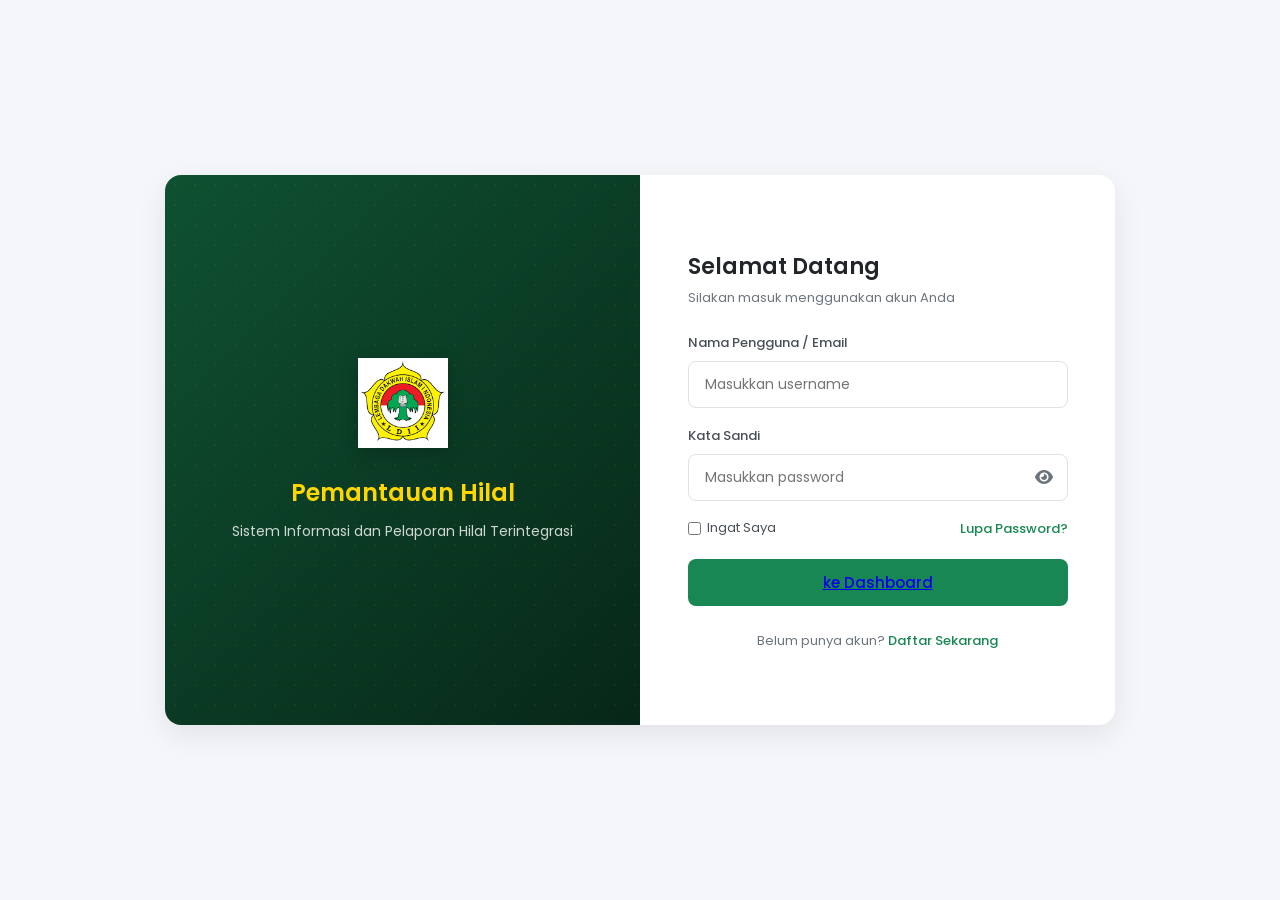
<file: index.html>
<!DOCTYPE html>
<html lang="id">
<head>
    <meta charset="UTF-8">
    <meta name="viewport" content="width=device-width, initial-scale=1.0">
    <title>Login - Pemantauan Hilal LDII</title>
    <link rel="stylesheet" href="style.css">
    <link href="https://fonts.googleapis.com/css2?family=Poppins:wght@300;400;500;600&display=swap" rel="stylesheet">
    <link rel="stylesheet" href="https://cdnjs.cloudflare.com/ajax/libs/font-awesome/6.0.0/css/all.min.css">
</head>
<body>

    <div class="login-container">
        <div class="login-branding">
            <div class="branding-content">
                <img src="ldii.png" alt="Logo LDII" class="logo"> <h2>Pemantauan Hilal</h2>
                <p>Sistem Informasi dan Pelaporan Hilal Terintegrasi</p>
            </div>
        </div>

        <div class="login-form-section">
            <div class="form-box">
                <div class="form-header">
                    <h3>Selamat Datang</h3>
                    <p>Silakan masuk menggunakan akun Anda</p>
                </div>

                <form id="loginForm">
                    <div class="input-group">
                        <label for="username">Nama Pengguna / Email</label>
                        <input type="text" id="username" placeholder="Masukkan username" required>
                    </div>

                    <div class="input-group">
                        <label for="password">Kata Sandi</label>
                        <div class="password-wrapper">
                            <input type="password" id="password" placeholder="Masukkan password" required>
                            <i class="fas fa-eye toggle-password" id="togglePassword"></i>
                        </div>
                    </div>

                    <div class="form-actions">
                        <label class="remember-me">
                            <input type="checkbox"> Ingat Saya
                        </label>
                        <a href="#" class="forgot-password">Lupa Password?</a>
                    </div>

                    <a href="dashboard.html"><button type="submit" class="btn-login"> ke Dashboard</a></button>
                </form>

                <div class="form-footer">
                    <p>Belum punya akun? <a href="daftar.html">Daftar Sekarang</a></p>
                </div>
            </div>
        </div>
    </div>

    <script src="script.js"></script>
</body>
</html>
</file>
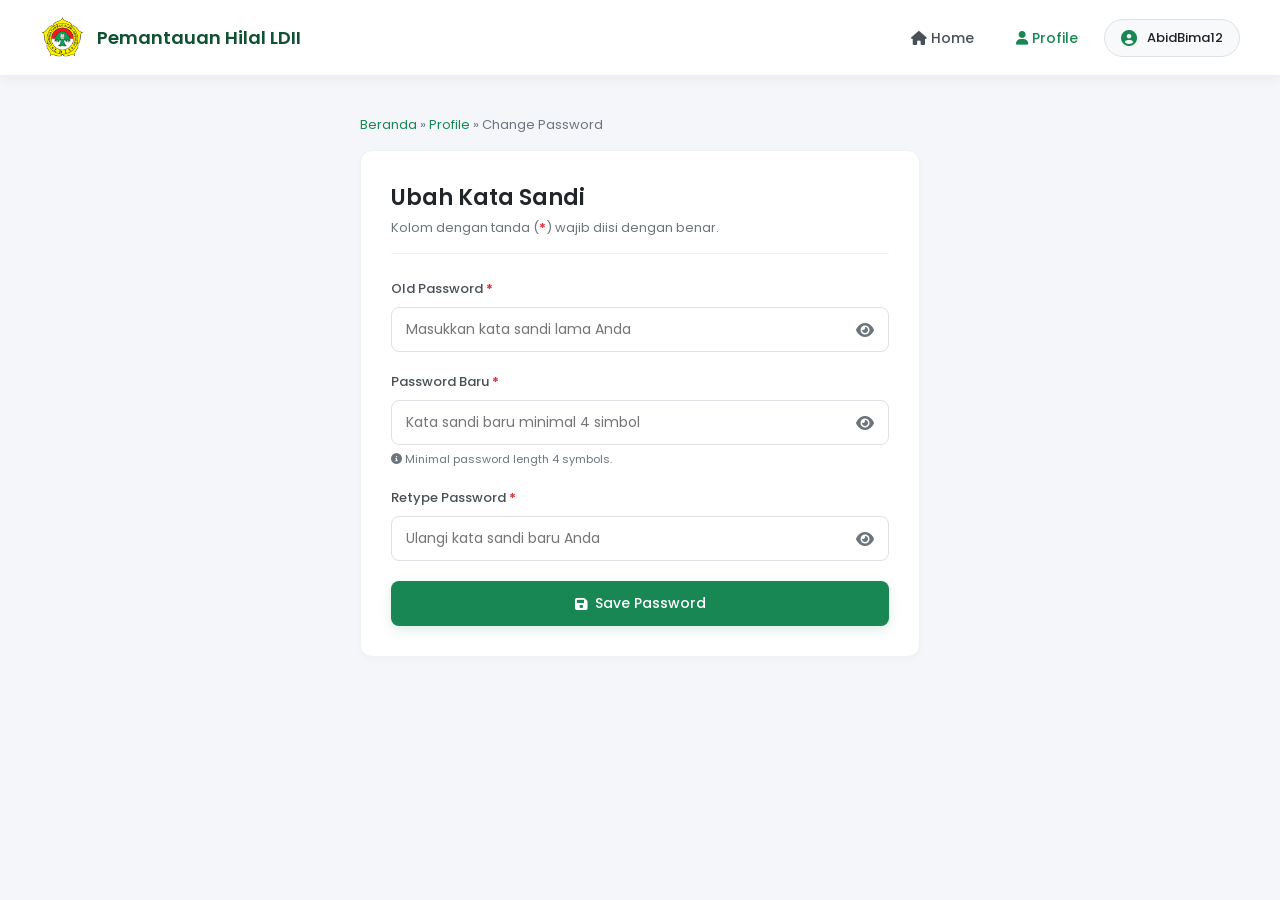
<file: change-password.html>
<!DOCTYPE html>
<html lang="id">
<head>
    <meta charset="UTF-8">
    <meta name="viewport" content="width=device-width, initial-scale=1.0">
    <title>Change Password - Pemantauan Hilal LDII</title>
    <!-- Font Modern -->
    <link href="https://fonts.googleapis.com/css2?family=Poppins:wght@300;400;500;600;700&display=swap" rel="stylesheet">
    <!-- FontAwesome untuk Ikon -->
    <link rel="stylesheet" href="https://cdnjs.cloudflare.com/ajax/libs/font-awesome/6.0.0/css/all.min.css">
    
    <style>
        :root {
            --primary-color: #198754;
            --primary-dark: #0f5132;
            --bg-body: #f4f6f9;
            --text-dark: #212529;
            --text-muted: #6c757d;
        }

        * {
            margin: 0;
            padding: 0;
            box-sizing: border-box;
            font-family: 'Poppins', sans-serif;
        }

        body {
            background-color: var(--bg-body);
            color: var(--text-dark);
        }

        /* Navigasi Utama (Konsisten) */
        .navbar {
            background-color: #ffffff;
            display: flex;
            justify-content: space-between;
            align-items: center;
            padding: 15px 40px;
            box-shadow: 0 4px 12px rgba(0, 0, 0, 0.05);
            position: sticky;
            top: 0;
            z-index: 1000;
        }

        .nav-brand { display: flex; align-items: center; gap: 12px; }
        .nav-brand img { width: 45px; height: 45px; }
        .nav-brand h1 { font-size: 18px; font-weight: 600; color: var(--primary-dark); }
        .nav-menu { display: flex; align-items: center; gap: 10px; list-style: none; }
        .nav-link { text-decoration: none; color: #495057; font-size: 14px; font-weight: 500; padding: 8px 16px; cursor: pointer; }
        .nav-item.active .nav-link { color: var(--primary-color); }
        .user-profile { display: flex; align-items: center; gap: 10px; padding: 8px 16px; background-color: #f8f9fa; border-radius: 30px; border: 1px solid #dee2e6; }

        /* Container Layout */
        .container {
            max-width: 600px;
            margin: 40px auto;
            padding: 0 20px;
        }

        .breadcrumb {
            font-size: 13px;
            color: var(--text-muted);
            margin-bottom: 15px;
        }

        .breadcrumb a { color: var(--primary-color); text-decoration: none; }
        .breadcrumb a:hover { text-decoration: underline; }

        /* Card Wrapper */
        .card-panel {
            background-color: #ffffff;
            border-radius: 12px;
            padding: 30px;
            box-shadow: 0 4px 6px rgba(0, 0, 0, 0.02);
            border: 1px solid #edf2f7;
        }

        .page-header {
            margin-bottom: 25px;
            border-bottom: 1px solid #edf2f7;
            padding-bottom: 15px;
        }

        .page-header h2 { 
            font-size: 22px; 
            font-weight: 600; 
            color: var(--text-dark);
        }
        
        .page-header p { 
            font-size: 13px; 
            color: var(--text-muted); 
            margin-top: 4px;
        }

        .required-star { color: #dc3545; font-weight: bold; }

        /* Form Styling */
        .form-group {
            margin-bottom: 20px;
        }

        .form-group label {
            display: block;
            font-size: 13px;
            font-weight: 500;
            color: #495057;
            margin-bottom: 8px;
        }

        .password-wrapper {
            position: relative;
        }

        .form-control {
            width: 100%;
            padding: 11px 45px 11px 14px; /* Space kanan disisakan untuk ikon mata */
            border: 1.5px solid #dee2e6;
            border-radius: 8px;
            font-size: 14px;
            outline: none;
            transition: all 0.3s;
        }

        .form-control:focus {
            border-color: var(--primary-color);
            box-shadow: 0 0 0 3px rgba(25, 135, 84, 0.1);
        }

        /* Ikon Intip Kata Sandi */
        .toggle-password {
            position: absolute;
            right: 15px;
            top: 50%;
            transform: translateY(-50%);
            cursor: pointer;
            color: var(--text-muted);
            transition: color 0.2s;
            z-index: 5;
        }

        .toggle-password:hover {
            color: var(--primary-color);
        }

        .form-hint {
            font-size: 11px;
            color: var(--text-muted);
            margin-top: 6px;
            display: block;
        }

        .error-text {
            color: #dc3545;
            font-size: 11px;
            margin-top: 6px;
            display: none;
            font-weight: 500;
        }

        /* Button Simpan */
        .btn-submit {
            width: 100%;
            padding: 12px;
            background-color: var(--primary-color);
            color: white;
            border: none;
            border-radius: 8px;
            font-size: 14px;
            font-weight: 500;
            cursor: pointer;
            display: flex;
            justify-content: center;
            align-items: center;
            gap: 8px;
            box-shadow: 0 4px 12px rgba(25, 135, 84, 0.15);
            transition: all 0.2s;
            margin-top: 10px;
        }

        .btn-submit:hover {
            background-color: var(--primary-dark);
        }
    </style>
</head>
<body>

    <!-- Navigasi Bar Utama -->
    <nav class="navbar">
        <div class="nav-brand">
            <img src="ldii.png" alt="Logo LDII">
            <h1>Pemantauan Hilal LDII</h1>
        </div>
        <ul class="nav-menu">
            <li class="nav-item"><a href="dashboard.html" class="nav-link"><i class="fas fa-home"></i> Home</a></li>
            <li class="nav-item active"><a href="#" class="nav-link"><i class="fas fa-user"></i> Profile</a></li>
            <li>
                <div class="user-profile">
                    <i class="fas fa-user-circle" style="color: var(--primary-color);"></i>
                    <span style="font-size: 13px; font-weight: 500;">AbidBima12</span>
                </div>
            </li>
        </ul>
    </nav>

    <!-- Konten Halaman -->
    <div class="container">
        <!-- Breadcrumb -->
        <div class="breadcrumb">
            <a href="#">Beranda</a> &raquo; <a href="#">Profile</a> &raquo; <span>Change Password</span>
        </div>

        <!-- Main Card Panel -->
        <div class="card-panel">
            <div class="page-header">
                <h2>Ubah Kata Sandi</h2>
                <p>Kolom dengan tanda (<span class="required-star">*</span>) wajib diisi dengan benar.</p>
            </div>

            <form id="changePasswordForm">
                <!-- 1. Password Lama -->
                <div class="form-group">
                    <label for="old_password">Old Password <span class="required-star">*</span></label>
                    <div class="password-wrapper">
                        <input type="password" id="old_password" class="form-control" placeholder="Masukkan kata sandi lama Anda" required>
                        <i class="fas fa-eye toggle-password" data-target="old_password"></i>
                    </div>
                </div>

                <!-- 2. Password Baru -->
                <div class="form-group">
                    <label for="new_password">Password Baru <span class="required-star">*</span></label>
                    <div class="password-wrapper">
                        <input type="password" id="new_password" class="form-control" placeholder="Kata sandi baru minimal 4 simbol" minlength="4" required>
                        <i class="fas fa-eye toggle-password" data-target="new_password"></i>
                    </div>
                    <small class="form-hint"><i class="fas fa-info-circle"></i> Minimal password length 4 symbols.</small>
                </div>

                <!-- 3. Konfirmasi Password Baru -->
                <div class="form-group">
                    <label for="retype_password">Retype Password <span class="required-star">*</span></label>
                    <div class="password-wrapper">
                        <input type="password" id="retype_password" class="form-control" placeholder="Ulangi kata sandi baru Anda" required>
                        <i class="fas fa-eye toggle-password" data-target="retype_password"></i>
                    </div>
                    <span id="passwordError" class="error-text"><i class="fas fa-exclamation-circle"></i> Konfirmasi kata sandi baru tidak cocok!</span>
                </div>

                <!-- Tombol Submit -->
                <button type="submit" class="btn-submit" id="submitBtn">
                    <i class="fas fa-save"></i> Save Password
                </button>
            </form>
        </div>
    </div>

    <!-- JavaScript Logika Form -->
    <script>
        document.addEventListener('DOMContentLoaded', function() {
            const newPassword = document.getElementById('new_password');
            const retypePassword = document.getElementById('retype_password');
            const passwordError = document.getElementById('passwordError');
            const submitBtn = document.getElementById('submitBtn');

            // 1. FITUR A: Lihat/Sembunyikan Password Masal (Reusable Toggle)
            const toggles = document.querySelectorAll('.toggle-password');
            toggles.forEach(toggle => {
                toggle.addEventListener('click', function() {
                    const targetId = this.getAttribute('data-target');
                    const inputField = document.getElementById(targetId);
                    
                    // Alihkan tipe input
                    const currentType = inputField.getAttribute('type') === 'password' ? 'text' : 'password';
                    inputField.setAttribute('type', currentType);
                    
                    // Ganti Ikon Mata FontAwesome secara dinamis
                    this.classList.toggle('fa-eye');
                    this.classList.toggle('fa-eye-slash');
                });
            });

            // 2. FITUR B: Validasi Keselarasan Password Baru secara Real-time
            function cekKecocokanPassword() {
                if (retypePassword.value === "") {
                    passwordError.style.display = "none";
                    submitBtn.disabled = false;
                    return;
                }

                if (newPassword.value !== retypePassword.value) {
                    passwordError.style.display = "block";
                    retypePassword.style.borderColor = "#dc3545";
                    submitBtn.disabled = true;
                    submitBtn.style.opacity = "0.6";
                    submitBtn.style.cursor = "not-allowed";
                } else {
                    passwordError.style.display = "none";
                    retypePassword.style.borderColor = "#198754";
                    submitBtn.disabled = false;
                    submitBtn.style.opacity = "1";
                    submitBtn.style.cursor = "pointer";
                }
            }

            newPassword.addEventListener('input', cekKecocokanPassword);
            retypePassword.addEventListener('input', cekKecocokanPassword);

            // 3. FITUR C: Pengiriman Form Valid
            document.getElementById('changePasswordForm').addEventListener('submit', function(e) {
                e.preventDefault();
                alert('Sukses! Kata sandi akun Anda berhasil diperbarui di sistem.');
                this.reset(); // Kosongkan form kembali setelah berhasil
                retypePassword.style.borderColor = "#dee2e6";
            });
        });
    </script>
</body>
</html>
</file>
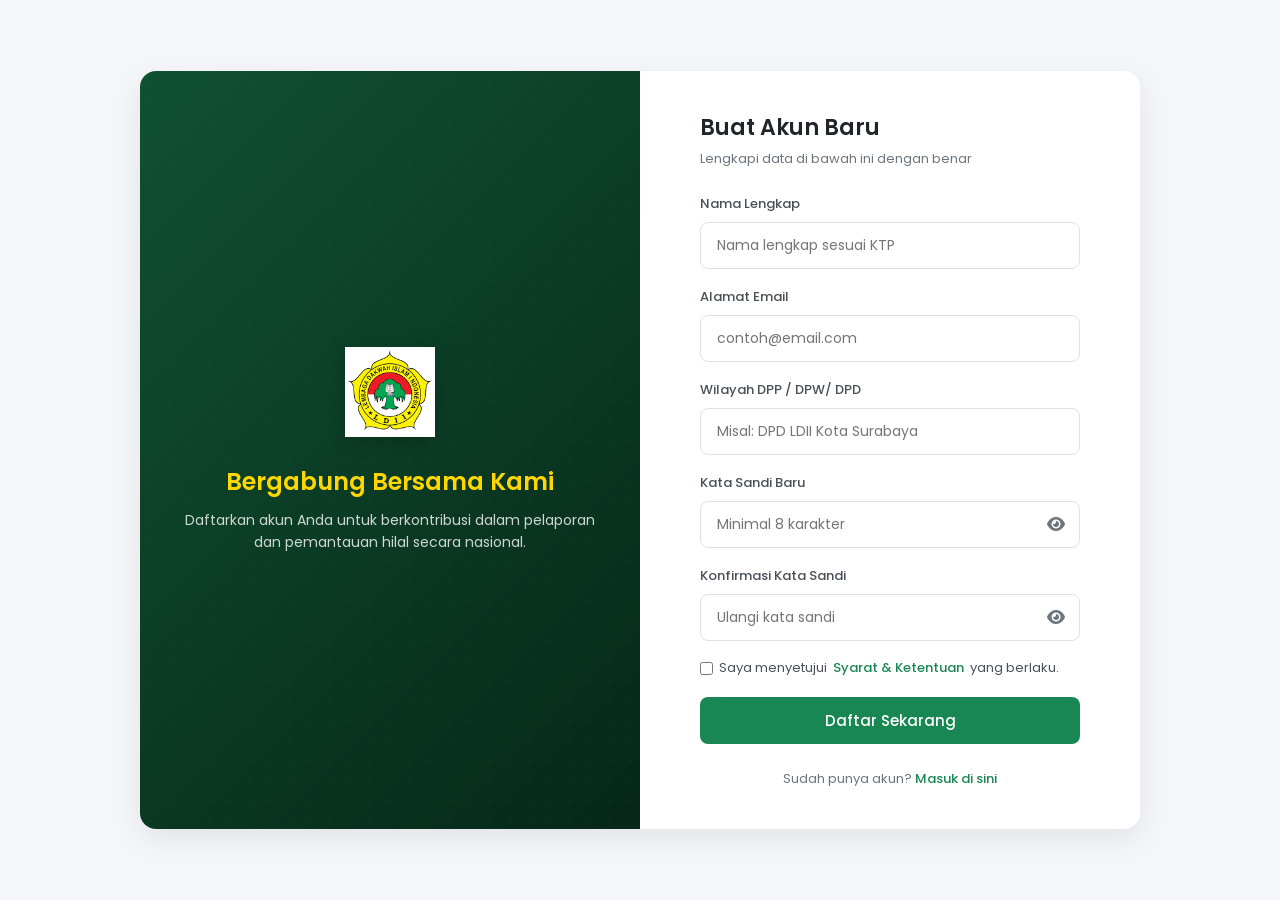
<file: daftar.html>
<!DOCTYPE html>
<html lang="id">
<head>
    <meta charset="UTF-8">
    <meta name="viewport" content="width=device-width, initial-scale=1.0">
    <title>Pendaftaran - Pemantauan Hilal LDII</title>
    <link rel="stylesheet" href="style.css">
    <!-- Menggunakan Font Poppins -->
    <link href="https://fonts.googleapis.com/css2?family=Poppins:wght@300;400;500;600&display=swap" rel="stylesheet">
    <!-- FontAwesome untuk ikon mata pada password -->
    <link rel="stylesheet" href="https://cdnjs.cloudflare.com/ajax/libs/font-awesome/6.0.0/css/all.min.css">
</head>
<body>

    <div class="login-container register-container">
        <!-- Bagian Kiri: Visual/Brand -->
        <div class="login-branding">
            <div class="branding-content">
                <img src="ldii.png" alt="Logo LDII" class="logo"> <!-- Ganti dengan URL logo asli -->
                <h2>Bergabung Bersama Kami</h2>
                <p>Daftarkan akun Anda untuk berkontribusi dalam pelaporan dan pemantauan hilal secara nasional.</p>
            </div>
        </div>

        <!-- Bagian Kanan: Form Register -->
        <div class="login-form-section">
            <div class="form-box">
                <div class="form-header">
                    <h3>Buat Akun Baru</h3>
                    <p>Lengkapi data di bawah ini dengan benar</p>
                </div>

                <form id="registerForm">
                    <div class="input-group">
                        <label for="fullname">Nama Lengkap</label>
                        <input type="text" id="fullname" placeholder="Nama lengkap sesuai KTP" required>
                    </div>

                    <div class="input-group">
                        <label for="email">Alamat Email</label>
                        <input type="email" id="email" placeholder="contoh@email.com" required>
                    </div>

                    <div class="input-group">
                        <label for="instansi">Wilayah DPP / DPW/ DPD</label>
                        <input type="text" id="instansi" placeholder="Misal: DPD LDII Kota Surabaya" required>
                    </div>

                    <div class="input-group">
                        <label for="password">Kata Sandi Baru</label>
                        <div class="password-wrapper">
                            <input type="password" id="password" placeholder="Minimal 8 karakter" required>
                            <i class="fas fa-eye toggle-password" id="togglePassword"></i>
                        </div>
                    </div>

                    <div class="input-group">
                        <label for="confirmPassword">Konfirmasi Kata Sandi</label>
                        <div class="password-wrapper">
                            <input type="password" id="confirmPassword" placeholder="Ulangi kata sandi" required>
                            <i class="fas fa-eye toggle-password" id="toggleConfirmPassword"></i>
                        </div>
                        <span id="passwordError" class="error-text">Kata sandi tidak cocok!</span>
                    </div>

                    <div class="form-actions terms-condition">
                        <label class="remember-me">
                            <input type="checkbox" required> Saya menyetujui <a href="#" class="forgot-password">Syarat & Ketentuan</a> yang berlaku.
                        </label>
                    </div>

                    <button type="submit" class="btn-login">Daftar Sekarang</button>
                </form>

                <div class="form-footer">
                    <p>Sudah punya akun? <a href="login.html">Masuk di sini</a></p>
                </div>
            </div>
        </div>
    </div>

    <script src="script.js"></script>
</body>
</html>
</file>
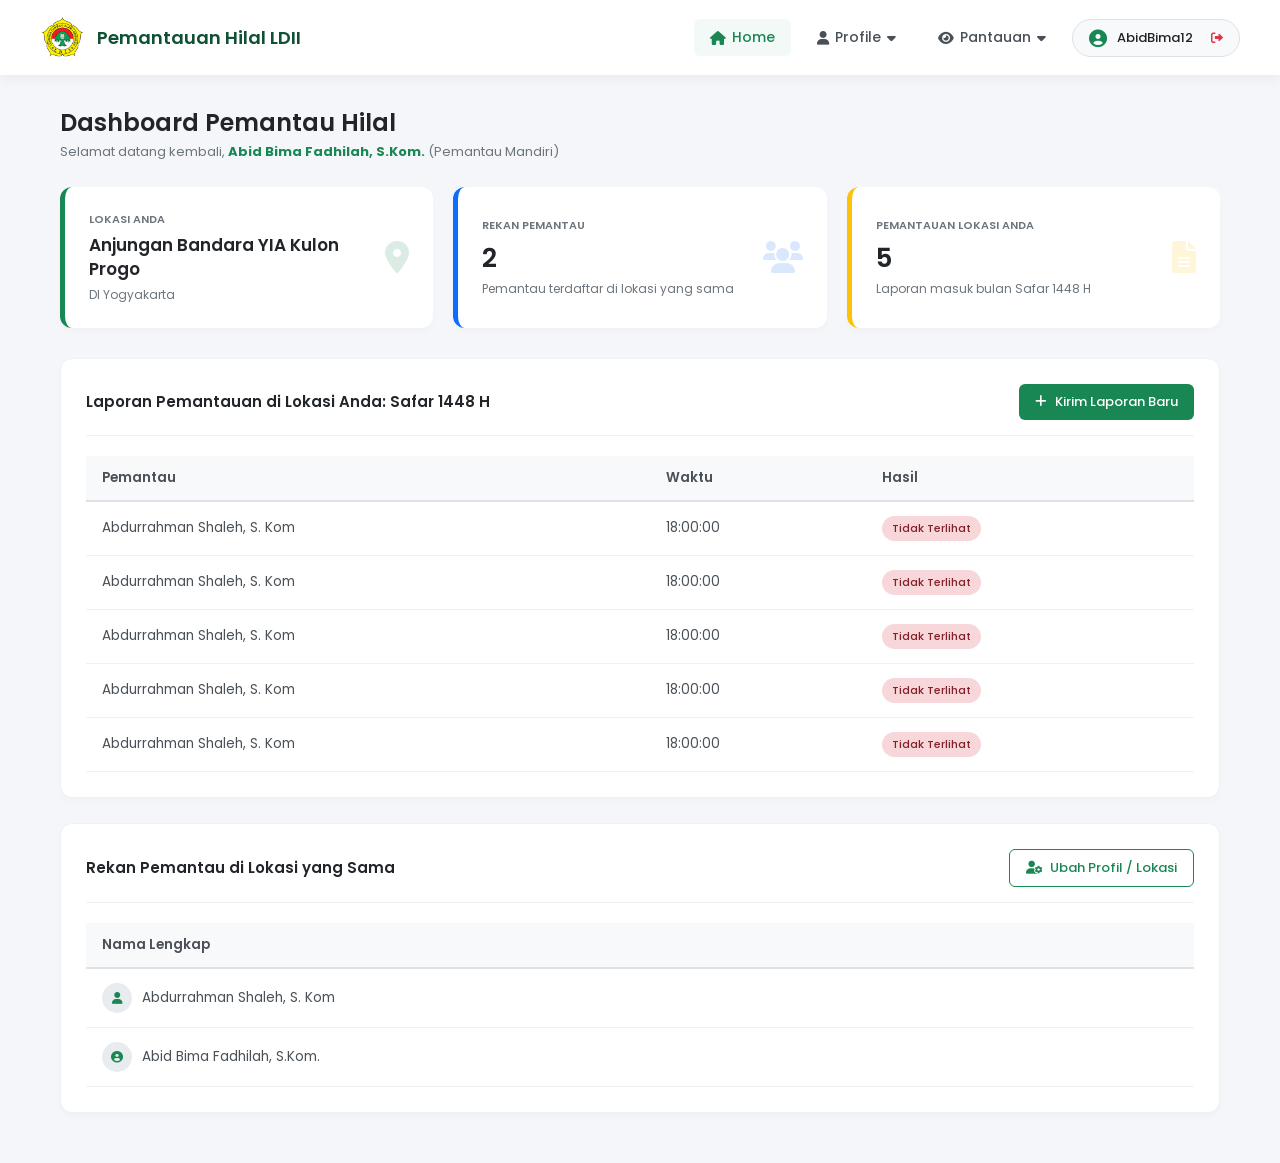
<file: dashboard.html>
<!DOCTYPE html>
<html lang="id">
<head>
    <meta charset="UTF-8">
    <meta name="viewport" content="width=device-width, initial-scale=1.0">
    <title>Dashboard Pemantau Hilal LDII</title>
    <link href="https://fonts.googleapis.com/css2?family=Poppins:wght@300;400;500;600;700&display=swap" rel="stylesheet">
    <link rel="stylesheet" href="https://cdnjs.cloudflare.com/ajax/libs/font-awesome/6.0.0/css/all.min.css">
    <link rel="icon" type="image/x-icon" href="ldii.png">
    
    <style>
        :root {
            --primary-color: #198754;
            --primary-dark: #0f5132;
            --bg-body: #f4f6f9;
            --text-dark: #212529;
            --text-muted: #6c757d;
            --border-color: #edf2f7;
        }

        * {
            margin: 0;
            padding: 0;
            box-sizing: border-box;
            font-family: 'Poppins', sans-serif;
        }

        body {
            background-color: var(--bg-body);
            color: var(--text-dark);
        }

        /* 1. Navigation Bar Modern */
        .navbar {
            background-color: #ffffff;
            display: flex;
            justify-content: space-between;
            align-items: center;
            padding: 15px 40px;
            box-shadow: 0 4px 12px rgba(0, 0, 0, 0.05);
            position: sticky;
            top: 0;
            z-index: 1000;
        }

        .nav-brand {
            display: flex;
            align-items: center;
            gap: 12px;
        }

        .nav-brand img {
            width: 45px;
            height: 45px;
        }

        .nav-brand h1 {
            font-size: 18px;
            font-weight: 600;
            color: var(--primary-dark);
        }

        .nav-menu {
            display: flex;
            align-items: center;
            gap: 10px;
            list-style: none;
        }

        .nav-item {
            position: relative;
        }

        .nav-link {
            text-decoration: none;
            color: #495057;
            font-size: 14px;
            font-weight: 500;
            padding: 8px 16px;
            border-radius: 6px;
            display: flex;
            align-items: center;
            gap: 6px;
            cursor: pointer;
            transition: all 0.2s;
            user-select: none;
        }

        .nav-link:hover, .nav-item.active .nav-link {
            color: var(--primary-color);
            background-color: rgba(25, 135, 84, 0.05);
        }

        /* Panel Dropdown */
        .dropdown-menu {
            position: absolute;
            top: 120%;
            left: 0;
            background-color: #ffffff;
            min-width: 250px;
            border-radius: 8px;
            box-shadow: 0 8px 24px rgba(0, 0, 0, 0.1);
            border: 1px solid var(--border-color);
            list-style: none;
            padding: 6px 0;
            opacity: 0;
            visibility: hidden;
            transform: translateY(10px);
            transition: all 0.2s ease;
        }

        .dropdown-menu.show {
            opacity: 1;
            visibility: visible;
            transform: translateY(0);
        }

        .dropdown-item a {
            display: block;
            padding: 10px 20px;
            color: #495057;
            text-decoration: none;
            font-size: 13.5px;
            transition: all 0.2s;
        }

        .dropdown-item a:hover {
            background-color: var(--primary-color);
            color: #ffffff;
        }

        /* User Profile Button */
        .user-profile {
            display: flex;
            align-items: center;
            gap: 10px;
            padding: 8px 16px;
            background-color: #f8f9fa;
            border-radius: 30px;
            cursor: pointer;
            border: 1px solid #dee2e6;
            transition: all 0.2s;
        }

        .user-profile:hover {
            background-color: #e9ecef;
        }

        /* 2. Main Content Container */
        .container {
            max-width: 1200px;
            margin: 30px auto 50px auto;
            padding: 0 20px;
        }

        .welcome-section {
            margin-bottom: 25px;
        }

        .welcome-section h2 {
            font-size: 24px;
            font-weight: 600;
        }

        .welcome-section p {
            font-size: 13px;
            color: var(--text-muted);
            margin-top: 2px;
        }

        /* 3. Stats Cards Grid */
        .stats-grid {
            display: grid;
            grid-template-columns: repeat(auto-fit, minmax(300px, 1fr));
            gap: 20px;
            margin-bottom: 30px;
        }

        .stat-card {
            background-color: #ffffff;
            border-radius: 12px;
            padding: 24px;
            display: flex;
            align-items: center;
            justify-content: space-between;
            box-shadow: 0 4px 6px rgba(0, 0, 0, 0.02);
            border-left: 5px solid var(--primary-color);
            position: relative;
        }

        .stat-card.card-blue { border-left-color: #0d6efd; }
        .stat-card.card-gold { border-left-color: #ffc107; }

        .stat-info label {
            display: block;
            font-size: 11px;
            text-transform: uppercase;
            color: var(--text-muted);
            font-weight: 600;
            margin-bottom: 6px;
        }

        .stat-info h3 {
            font-size: 17px;
            font-weight: 600;
            line-height: 1.4;
        }

        .stat-icon {
            font-size: 32px;
            opacity: 0.15;
        }

        /* 4. Panels Content Block */
        .dashboard-block {
            background-color: #ffffff;
            border-radius: 12px;
            padding: 25px;
            box-shadow: 0 4px 6px rgba(0, 0, 0, 0.02);
            margin-bottom: 25px;
            border: 1px solid var(--border-color);
        }

        .block-header {
            display: flex;
            justify-content: space-between;
            align-items: center;
            margin-bottom: 20px;
            padding-bottom: 15px;
            border-bottom: 1px solid #edf2f7;
        }

        .block-header h4 {
            font-size: 15px;
            font-weight: 600;
            color: var(--text-dark);
        }

        /* Buttons */
        .btn {
            padding: 8px 16px;
            border-radius: 6px;
            font-size: 13px;
            font-weight: 500;
            border: none;
            cursor: pointer;
            display: inline-flex;
            align-items: center;
            gap: 8px;
            text-decoration: none;
            transition: all 0.2s;
        }

        .btn-primary {
            background-color: var(--primary-color);
            color: #ffffff;
        }

        .btn-primary:hover {
            background-color: var(--primary-dark);
        }

        .btn-outline {
            background-color: transparent;
            border: 1px solid var(--primary-color);
            color: var(--primary-color);
        }

        .btn-outline:hover {
            background-color: var(--primary-color);
            color: white;
        }

        /* Tables Custom Design */
        .table-responsive {
            width: 100%;
            overflow-x: auto;
        }

        .custom-table {
            width: 100%;
            border-collapse: collapse;
            font-size: 13.5px;
            text-align: left;
        }

        .custom-table th {
            background-color: #f8f9fa;
            padding: 12px 16px;
            font-weight: 600;
            border-bottom: 2px solid #dee2e6;
            color: #495057;
        }

        .custom-table td {
            padding: 14px 16px;
            border-bottom: 1px solid #edf2f7;
            color: #495057;
        }

        .custom-table tbody tr:hover {
            background-color: rgba(25, 135, 84, 0.01);
        }

        /* Badges */
        .badge {
            padding: 4px 10px;
            border-radius: 20px;
            font-size: 11px;
            font-weight: 500;
            display: inline-block;
        }

        .badge-danger {
            background-color: #f8d7da;
            color: #842029;
        }

        /* Companion List Avatar Style */
        .companion-row {
            display: flex;
            align-items: center;
            gap: 10px;
        }
        .companion-avatar {
            width: 30px;
            height: 30px;
            background-color: #e9ecef;
            border-radius: 50%;
            display: flex;
            justify-content: center;
            align-items: center;
            color: var(--primary-color);
            font-size: 12px;
        }

        /* Responsive Breakpoint */
        @media (max-width: 768px) {
            .navbar {
                flex-direction: column;
                gap: 15px;
                padding: 15px 20px;
            }
            .nav-menu {
                width: 100%;
                justify-content: center;
                flex-wrap: wrap;
            }
            .dropdown-menu {
                position: static;
                box-shadow: none;
                border: none;
                background-color: #f8f9fa;
                width: 100%;
                display: none;
            }
            .dropdown-menu.show {
                display: block;
            }
            .block-header {
                flex-direction: column;
                align-items: flex-start;
                gap: 12px;
            }
            .btn {
                width: 100%;
                justify-content: center;
            }
        }
    </style>
</head>
<body>

    <nav class="navbar">
        <div class="nav-brand">
            <img src="ldii.png" alt="Logo LDII">
            <h1>Pemantauan Hilal LDII</h1>
        </div>
        <ul class="nav-menu">
            <li class="nav-item active"><a href="#" class="nav-link"><i class="fas fa-home"></i> Home</a></li>
            
            <li class="nav-item">
                <div class="nav-link" id="profileDropdownBtn">
                    <i class="fas fa-user"></i> Profile <i class="fas fa-caret-down"></i>
                </div>
                <ul class="dropdown-menu" id="profileDropdownMenu">
                    <li class="dropdown-item"><a href="edit-profile.html"><i class="fas fa-user-edit" style="margin-right: 8px;"></i> Ubah Profile</a></li>
                    <li class="dropdown-item"><a href="change-password.html"><i class="fas fa-key" style="margin-right: 8px;"></i> Ubah Password</a></li>
                </ul>
            </li>

            <li class="nav-item">
                <div class="nav-link" id="pantauanDropdownBtn">
                    <i class="fas fa-eye"></i> Pantauan <i class="fas fa-caret-down"></i>
                </div>
                <ul class="dropdown-menu" id="pantauanDropdownMenu">
                    <li class="dropdown-item"><a href="rencana-pemantauan.html"><i class="fas fa-calendar-plus" style="margin-right: 8px;"></i> Masukkan Rencana Pemantauan</a></li>
                    <li class="dropdown-item"><a href="data-pantauan.html"><i class="fas fa-chart-bar" style="margin-right: 8px;"></i> Data Pantauan Hilal</a></li>
                    <li class="dropdown-item"><a href="input-pantauan.html"><i class="fas fa-moon" style="margin-right: 8px;"></i> Masukkan Pantauan Hilal</a></li>
                </ul>
            </li>

            <li>
                <div class="user-profile" onclick="confirmLogout()">
                    <i class="fas fa-user-circle" style="color: var(--primary-color); font-size: 18px;"></i>
                    <span style="font-size: 13px; font-weight: 500;">AbidBima12</span>
                    <i class="fas fa-sign-out-alt" style="margin-left: 8px; color: #dc3545; font-size: 12px;"></i>
                </div>
            </li>
        </ul>
    </nav>

    <div class="container">
        
        <div class="welcome-section">
            <h2>Dashboard Pemantau Hilal</h2>
            <p>Selamat datang kembali, <strong style="color: var(--primary-color);">Abid Bima Fadhilah, S.Kom.</strong> (Pemantau Mandiri)</p>
        </div>

        <div class="stats-grid">
            <div class="stat-card">
                <div class="stat-info">
                    <label>Lokasi Anda</label>
                    <h3>Anjungan Bandara YIA Kulon Progo</h3>
                    <p style="font-size: 12px; color: var(--text-muted); margin-top: 4px;">DI Yogyakarta</p>
                </div>
                <i class="fas fa-map-marker-alt stat-icon" style="color: var(--primary-color);"></i>
            </div>
            
            <div class="stat-card card-blue">
                <div class="stat-info">
                    <label>Rekan Pemantau</label>
                    <h3 style="font-size: 26px;">2</h3>
                    <p style="font-size: 12px; color: var(--text-muted); margin-top: 4px;">Pemantau terdaftar di lokasi yang sama</p>
                </div>
                <i class="fas fa-users stat-icon" style="color: #0d6efd;"></i>
            </div>

            <div class="stat-card card-gold">
                <div class="stat-info">
                    <label>Pemantauan Lokasi Anda</label>
                    <h3 style="font-size: 26px;">5</h3>
                    <p style="font-size: 12px; color: var(--text-muted); margin-top: 4px;">Laporan masuk bulan Safar 1448 H</p>
                </div>
                <i class="fas fa-file-alt stat-icon" style="color: #ffc107;"></i>
            </div>
        </div>

        <div class="dashboard-block">
            <div class="block-header">
                <h4>Laporan Pemantauan di Lokasi Anda: Safar 1448 H</h4>
                <a href="input-pantauan.html" class="btn btn-primary"><i class="fas fa-plus"></i> Kirim Laporan Baru</a>
            </div>
            
            <div class="table-responsive">
                <table class="custom-table">
                    <thead>
                        <tr>
                            <th>Pemantau</th>
                            <th>Waktu</th>
                            <th>Hasil</th>
                        </tr>
                    </thead>
                    <tbody>
                        <tr>
                            <td>Abdurrahman Shaleh, S. Kom</td>
                            <td>18:00:00</td>
                            <td><span class="badge badge-danger">Tidak Terlihat</span></td>
                        </tr>
                        <tr>
                            <td>Abdurrahman Shaleh, S. Kom</td>
                            <td>18:00:00</td>
                            <td><span class="badge badge-danger">Tidak Terlihat</span></td>
                        </tr>
                        <tr>
                            <td>Abdurrahman Shaleh, S. Kom</td>
                            <td>18:00:00</td>
                            <td><span class="badge badge-danger">Tidak Terlihat</span></td>
                        </tr>
                        <tr>
                            <td>Abdurrahman Shaleh, S. Kom</td>
                            <td>18:00:00</td>
                            <td><span class="badge badge-danger">Tidak Terlihat</span></td>
                        </tr>
                        <tr>
                            <td>Abdurrahman Shaleh, S. Kom</td>
                            <td>18:00:00</td>
                            <td><span class="badge badge-danger">Tidak Terlihat</span></td>
                        </tr>
                    </tbody>
                </table>
            </div>
        </div>

        <div class="dashboard-block">
            <div class="block-header">
                <h4>Rekan Pemantau di Lokasi yang Sama</h4>
                <a href="edit-profile.html" class="btn btn-outline"><i class="fas fa-user-cog"></i> Ubah Profil / Lokasi</a>
            </div>
            
            <div class="table-responsive">
                <table class="custom-table">
                    <thead>
                        <tr>
                            <th>Nama Lengkap</th>
                        </tr>
                    </thead>
                    <tbody>
                        <tr>
                            <td>
                                <div class="companion-row">
                                    <div class="companion-avatar"><i class="fas fa-user"></i></div>
                                    <span>Abdurrahman Shaleh, S. Kom</span>
                                </div>
                            </td>
                        </tr>
                        <tr>
                            <td>
                                <div class="companion-row">
                                    <div class="companion-avatar"><i class="fas fa-user-circle"></i></div>
                                    <span>Abid Bima Fadhilah, S.Kom.</span>
                                </div>
                            </td>
                        </tr>
                    </tbody>
                </table>
            </div>
        </div>

    </div>

    <script>
        document.addEventListener('DOMContentLoaded', function() {
            const profileBtn = document.getElementById('profileDropdownBtn');
            const profileMenu = document.getElementById('profileDropdownMenu');
            
            const pantauanBtn = document.getElementById('pantauanDropdownBtn');
            const pantauanMenu = document.getElementById('pantauanDropdownMenu');

            // Toggle Dropdown Profile
            profileBtn.addEventListener('click', function(e) {
                e.stopPropagation();
                pantauanMenu.classList.remove('show');
                profileMenu.classList.toggle('show');
            });

            // Toggle Dropdown Pantauan
            pantauanBtn.addEventListener('click', function(e) {
                e.stopPropagation();
                profileMenu.classList.remove('show');
                pantauanMenu.classList.toggle('show');
            });

            // Klik luar untuk menutup dropdown
            window.addEventListener('click', function() {
                profileMenu.classList.remove('show');
                pantauanMenu.classList.remove('show');
            });
        });

        function confirmLogout() {
            if(confirm("Apakah Anda yakin ingin keluar dari sistem?")) {
                alert("Mengarahkan kembali ke halaman login...");
            }
        }
    </script>
</body>
</html>
</file>
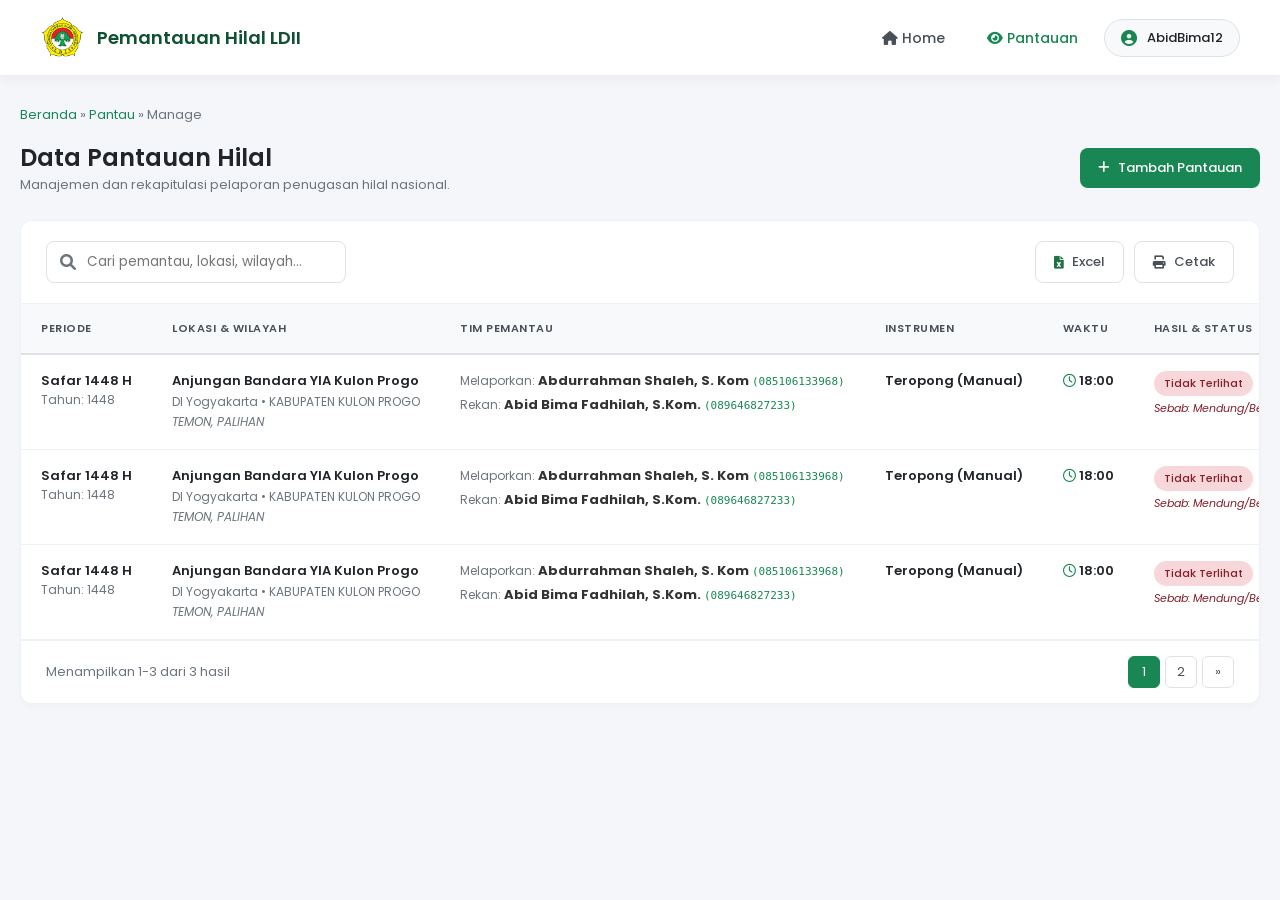
<file: data-pantauan.html>
<!DOCTYPE html>
<html lang="id">
<head>
    <meta charset="UTF-8">
    <meta name="viewport" content="width=device-width, initial-scale=1.0">
    <title>Data Pantauan Hilal - Pemantauan Hilal LDII</title>
    <link href="https://fonts.googleapis.com/css2?family=Poppins:wght@300;400;500;600;700&display=swap" rel="stylesheet">
    <link rel="stylesheet" href="https://cdnjs.cloudflare.com/ajax/libs/font-awesome/6.0.0/css/all.min.css">
    
    <style>
        :root {
            --primary-color: #198754;
            --primary-dark: #0f5132;
            --bg-body: #f4f6f9;
            --text-dark: #212529;
            --text-muted: #6c757d;
            --border-color: #edf2f7;
        }

        * {
            margin: 0;
            padding: 0;
            box-sizing: border-box;
            font-family: 'Poppins', sans-serif;
        }

        body {
            background-color: var(--bg-body);
            color: var(--text-dark);
        }

        /* Navigasi Utama */
        .navbar {
            background-color: #ffffff;
            display: flex;
            justify-content: space-between;
            align-items: center;
            padding: 15px 40px;
            box-shadow: 0 4px 12px rgba(0, 0, 0, 0.05);
            position: sticky;
            top: 0;
            z-index: 1000;
        }

        .nav-brand { display: flex; align-items: center; gap: 12px; }
        .nav-brand img { width: 45px; height: 45px; }
        .nav-brand h1 { font-size: 18px; font-weight: 600; color: var(--primary-dark); }
        .nav-menu { display: flex; align-items: center; gap: 10px; list-style: none; }
        .nav-link { text-decoration: none; color: #495057; font-size: 14px; font-weight: 500; padding: 8px 16px; cursor: pointer; }
        .nav-item.active .nav-link { color: var(--primary-color); }
        .user-profile { display: flex; align-items: center; gap: 10px; padding: 8px 16px; background-color: #f8f9fa; border-radius: 30px; border: 1px solid #dee2e6; }

        /* Container Layout */
        .container {
            max-width: 1300px;
            margin: 30px auto 50px auto;
            padding: 0 20px;
        }

        .breadcrumb {
            font-size: 13px;
            color: var(--text-muted);
            margin-bottom: 15px;
        }

        .breadcrumb a { color: var(--primary-color); text-decoration: none; }

        .page-header {
            margin-bottom: 25px;
            display: flex;
            justify-content: space-between;
            align-items: center;
        }

        @media (max-width: 768px) {
            .page-header { flex-direction: column; align-items: flex-start; gap: 15px; }
        }

        .page-header h2 { font-size: 24px; font-weight: 600; }
        .page-header p { font-size: 13px; color: var(--text-muted); }

        /* Top Actions & Search Filter Panel */
        .table-toolbar {
            background-color: #ffffff;
            border-radius: 12px 12px 0 0;
            padding: 20px 25px;
            border: 1px solid var(--border-color);
            border-bottom: none;
            display: flex;
            justify-content: space-between;
            align-items: center;
            gap: 15px;
            flex-wrap: wrap;
        }

        .search-box {
            position: relative;
            max-width: 300px;
            width: 100%;
        }

        .search-box input {
            width: 100%;
            padding: 10px 16px 10px 40px;
            border: 1.5px solid #dee2e6;
            border-radius: 8px;
            font-size: 13.5px;
            outline: none;
            transition: all 0.3s;
        }

        .search-box input:focus {
            border-color: var(--primary-color);
            box-shadow: 0 0 0 3px rgba(25, 135, 84, 0.1);
        }

        .search-box i {
            position: absolute;
            left: 14px;
            top: 50%;
            transform: translateY(-50%);
            color: var(--text-muted);
        }

        .toolbar-buttons {
            display: flex;
            gap: 10px;
        }

        .btn {
            padding: 10px 18px;
            border-radius: 8px;
            font-size: 13px;
            font-weight: 500;
            border: none;
            cursor: pointer;
            display: inline-flex;
            align-items: center;
            gap: 8px;
            transition: all 0.2s;
            text-decoration: none;
        }

        .btn-primary { background-color: var(--primary-color); color: #ffffff; }
        .btn-primary:hover { background-color: var(--primary-dark); }
        .btn-outline { background-color: transparent; border: 1.5px solid #dee2e6; color: #495057; }
        .btn-outline:hover { background-color: #f8f9fa; border-color: #ced4da; }

        /* Card Wrapper & Responsive Table Container */
        .table-card {
            background-color: #ffffff;
            border-radius: 0 0 12px 12px;
            box-shadow: 0 4px 6px rgba(0, 0, 0, 0.02);
            border: 1px solid var(--border-color);
            overflow: hidden;
        }

        .table-responsive {
            width: 100%;
            overflow-x: auto;
        }

        /* Custom Modern Table Style */
        .modern-table {
            width: 100%;
            border-collapse: collapse;
            text-align: left;
            font-size: 13px;
            white-space: nowrap;
        }

        .modern-table th {
            background-color: #f8f9fa;
            color: #495057;
            padding: 16px 20px;
            font-weight: 600;
            border-bottom: 2px solid #dee2e6;
            text-transform: uppercase;
            font-size: 11px;
            letter-spacing: 0.5px;
        }

        .modern-table td {
            padding: 16px 20px;
            border-bottom: 1px solid var(--border-color);
            vertical-align: top;
            color: #333333;
        }

        .modern-table tbody tr:hover {
            background-color: rgba(25, 135, 84, 0.02);
        }

        /* Penataan Hierarki Informasi Kolom */
        .info-cell p { margin-bottom: 2px; }
        .info-title { font-weight: 600; color: var(--text-dark); }
        .info-sub { font-size: 12px; color: var(--text-muted); }
        .badge-phone { font-family: monospace; font-size: 11px; color: var(--primary-color); }

        /* Badges & Status */
        .badge {
            padding: 4px 10px;
            border-radius: 20px;
            font-size: 11px;
            font-weight: 500;
            display: inline-block;
        }

        .badge-danger { background-color: #f8d7da; color: #842029; }
        
        .status-reason {
            font-size: 11px;
            color: #842029;
            margin-top: 4px;
            display: block;
            font-style: italic;
        }

        /* Footer / Pagination Toolbar */
        .table-footer {
            padding: 15px 25px;
            background-color: #ffffff;
            border-top: 1px solid var(--border-color);
            display: flex;
            justify-content: space-between;
            align-items: center;
            font-size: 13px;
            color: var(--text-muted);
        }

        .pagination {
            display: flex;
            gap: 5px;
            list-style: none;
        }

        .page-item a {
            display: inline-flex;
            width: 32px;
            height: 32px;
            justify-content: center;
            align-items: center;
            border-radius: 6px;
            border: 1px solid #dee2e6;
            color: #495057;
            text-decoration: none;
            transition: all 0.2s;
        }

        .page-item.active a, .page-item a:hover {
            background-color: var(--primary-color);
            color: white;
            border-color: var(--primary-color);
        }
    </style>
</head>
<body>

    <nav class="navbar">
        <div class="nav-brand">
            <img src="ldii.png" alt="Logo LDII">
            <h1>Pemantauan Hilal LDII</h1>
        </div>
        <ul class="nav-menu">
            <li class="nav-item"><a href="dashboard.html" class="nav-link"><i class="fas fa-home"></i> Home</a></li>
            <li class="nav-item active"><a href="#" class="nav-link"><i class="fas fa-eye"></i> Pantauan</a></li>
            <li>
                <div class="user-profile">
                    <i class="fas fa-user-circle" style="color: var(--primary-color);"></i>
                    <span style="font-size: 13px; font-weight: 500;">AbidBima12</span>
                </div>
            </li>
        </ul>
    </nav>

    <div class="container">
        <div class="breadcrumb">
            <a href="dashboard.html">Beranda</a> &raquo; <a href="in">Pantau</a> &raquo; <span>Manage</span>
        </div>

        <div class="page-header">
            <div>
                <h2>Data Pantauan Hilal</h2>
                <p>Manajemen dan rekapitulasi pelaporan penugasan hilal nasional.</p>
            </div>
            <a href="#" class="btn btn-primary"><i class="fas fa-plus"></i> Tambah Pantauan</a>
        </div>

        <div class="table-toolbar">
            <div class="search-box">
                <i class="fas fa-search"></i>
                <input type="text" id="tableSearch" placeholder="Cari pemantau, lokasi, wilayah...">
            </div>
            <div class="toolbar-buttons">
                <button class="btn btn-outline" onclick="alert('Fitur Export Excel dipicu!')"><i class="fas fa-file-excel" style="color: #1f7244;"></i> Excel</button>
                <button class="btn btn-outline" onclick="window.print()"><i class="fas fa-print"></i> Cetak</button>
            </div>
        </div>

        <div class="table-card">
            <div class="table-responsive">
                <table class="modern-table" id="hilalTable">
                    <thead>
                        <tr>
                            <th>Periode</th>
                            <th>Lokasi & Wilayah</th>
                            <th>Tim Pemantau</th>
                            <th>Instrumen</th>
                            <th>Waktu</th>
                            <th>Hasil & Status</th>
                            <th>Dokumentasi</th>
                        </tr>
                    </thead>
                    <tbody>
                        <tr>
                            <td>
                                <p class="info-title">Safar 1448 H</p>
                                <p class="info-sub">Tahun: 1448</p>
                            </td>
                            <td class="info-cell">
                                <p class="info-title">Anjungan Bandara YIA Kulon Progo</p>
                                <p class="info-sub">DI Yogyakarta &bull; KABUPATEN KULON PROGO</p>
                                <p class="info-sub" style="font-style: italic;">TEMON, PALIHAN</p>
                            </td>
                            <td class="info-cell">
                                <p><span class="info-sub">Melaporkan:</span> <strong>Abdurrahman Shaleh, S. Kom</strong> <span class="badge-phone">(085106133968)</span></p>
                                <p style="margin-top: 4px;"><span class="info-sub">Rekan:</span> <strong>Abid Bima Fadhilah, S.Kom.</strong> <span class="badge-phone">(089646827233)</span></p>
                            </td>
                            <td>
                                <p class="info-title">Teropong (Manual)</p>
                            </td>
                            <td>
                                <p class="info-title"><i class="far fa-clock" style="color: var(--primary-color);"></i> 18:00</p>
                            </td>
                            <td>
                                <span class="badge badge-danger">Tidak Terlihat</span>
                                <span class="status-reason">Sebab: Mendung/Berawan</span>
                            </td>
                            <td style="text-align: center; color: var(--text-muted);">-</td>
                        </tr>
                        <tr>
                            <td>
                                <p class="info-title">Safar 1448 H</p>
                                <p class="info-sub">Tahun: 1448</p>
                            </td>
                            <td class="info-cell">
                                <p class="info-title">Anjungan Bandara YIA Kulon Progo</p>
                                <p class="info-sub">DI Yogyakarta &bull; KABUPATEN KULON PROGO</p>
                                <p class="info-sub" style="font-style: italic;">TEMON, PALIHAN</p>
                            </td>
                            <td class="info-cell">
                                <p><span class="info-sub">Melaporkan:</span> <strong>Abdurrahman Shaleh, S. Kom</strong> <span class="badge-phone">(085106133968)</span></p>
                                <p style="margin-top: 4px;"><span class="info-sub">Rekan:</span> <strong>Abid Bima Fadhilah, S.Kom.</strong> <span class="badge-phone">(089646827233)</span></p>
                            </td>
                            <td><p class="info-title">Teropong (Manual)</p></td>
                            <td><p class="info-title"><i class="far fa-clock" style="color: var(--primary-color);"></i> 18:00</p></td>
                            <td>
                                <span class="badge badge-danger">Tidak Terlihat</span>
                                <span class="status-reason">Sebab: Mendung/Berawan</span>
                            </td>
                            <td style="text-align: center; color: var(--text-muted);">-</td>
                        </tr>
                        <tr>
                            <td>
                                <p class="info-title">Safar 1448 H</p>
                                <p class="info-sub">Tahun: 1448</p>
                            </td>
                            <td class="info-cell">
                                <p class="info-title">Anjungan Bandara YIA Kulon Progo</p>
                                <p class="info-sub">DI Yogyakarta &bull; KABUPATEN KULON PROGO</p>
                                <p class="info-sub" style="font-style: italic;">TEMON, PALIHAN</p>
                            </td>
                            <td class="info-cell">
                                <p><span class="info-sub">Melaporkan:</span> <strong>Abdurrahman Shaleh, S. Kom</strong> <span class="badge-phone">(085106133968)</span></p>
                                <p style="margin-top: 4px;"><span class="info-sub">Rekan:</span> <strong>Abid Bima Fadhilah, S.Kom.</strong> <span class="badge-phone">(089646827233)</span></p>
                            </td>
                            <td><p class="info-title">Teropong (Manual)</p></td>
                            <td><p class="info-title"><i class="far fa-clock" style="color: var(--primary-color);"></i> 18:00</p></td>
                            <td>
                                <span class="badge badge-danger">Tidak Terlihat</span>
                                <span class="status-reason">Sebab: Mendung/Berawan</span>
                            </td>
                            <td style="text-align: center; color: var(--text-muted);">-</td>
                        </tr>
                    </tbody>
                </table>
            </div>

            <div class="table-footer">
                <span id="tableInfo">Menampilkan 1-3 dari 3 hasil</span>
                <ul class="pagination">
                    <li class="page-item active"><a href="#">1</a></li>
                    <li class="page-item"><a href="#">2</a></li>
                    <li class="page-item"><a href="#">&raquo;</a></li>
                </ul>
            </div>
        </div>
    </div>

    <script>
        document.addEventListener('DOMContentLoaded', function() {
            const searchInput = document.getElementById('tableSearch');
            const tableRows = document.querySelectorAll('#hilalTable tbody tr');
            const tableInfo = document.getElementById('tableInfo');

            // Fitur Live Search / Pencarian Instan Real-time
            searchInput.addEventListener('input', function() {
                const filterValue = this.value.toLowerCase().trim();
                let countVisible = 0;

                tableRows.forEach(row => {
                    const textContent = row.textContent.toLowerCase();
                    
                    if (textContent.includes(filterValue)) {
                        row.style.display = "";
                        countVisible++;
                    } else {
                        row.style.display = "none";
                    }
                });

                // Perbarui info rangkuman jumlah data aktif
                tableInfo.textContent = `Menampilkan 1-${countVisible} dari ${countVisible} hasil`;
            });
        });
    </script>
</body>
</html>
</file>
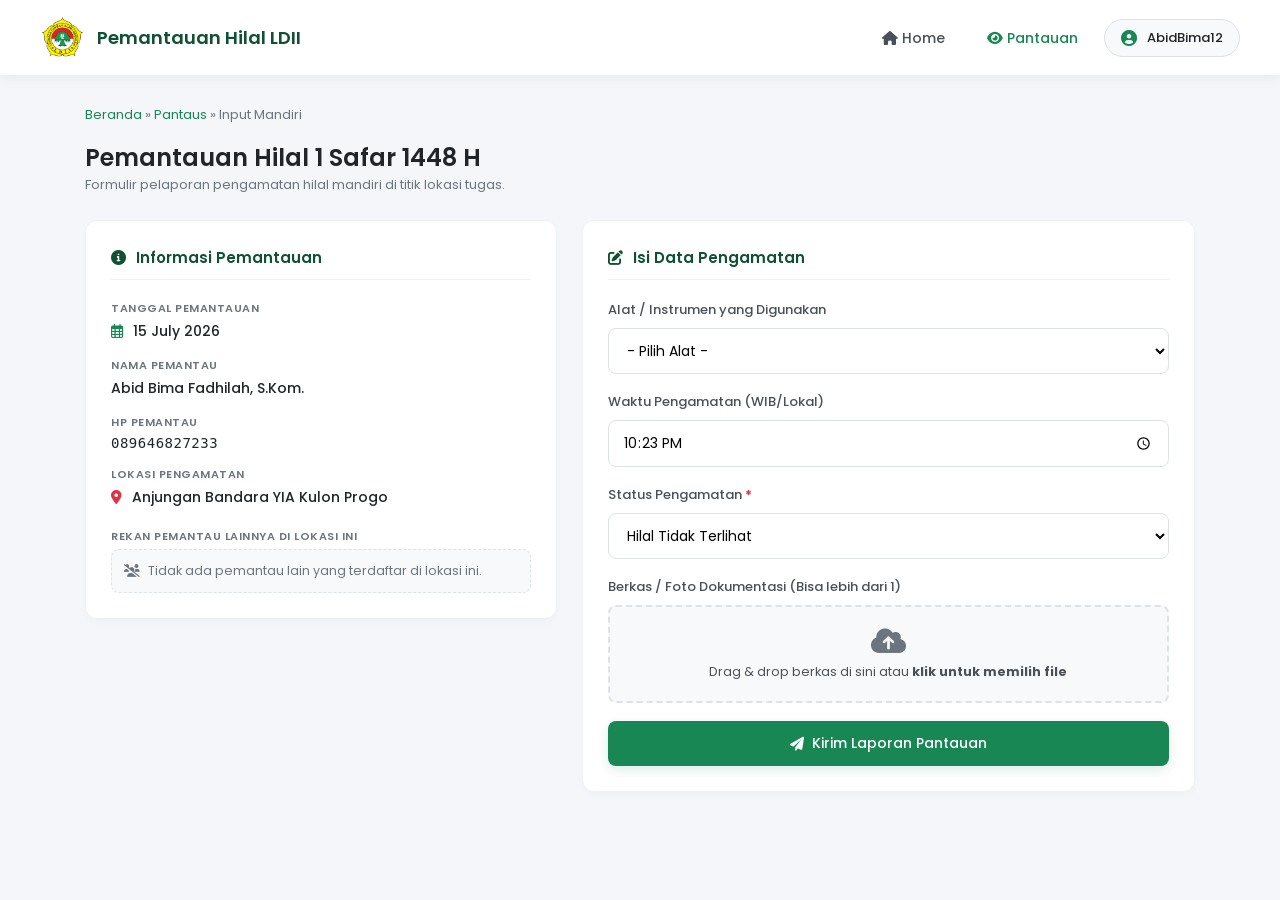
<file: input-pantauan.html>
<!DOCTYPE html>
<html lang="id">
<head>
    <meta charset="UTF-8">
    <meta name="viewport" content="width=device-width, initial-scale=1.0">
    <title>Input Pantauan Hilal - Pemantauan Hilal LDII</title>
    <!-- Font Modern -->
    <link href="https://fonts.googleapis.com/css2?family=Poppins:wght@300;400;500;600;700&display=swap" rel="stylesheet">
    <!-- FontAwesome untuk Ikon -->
    <link rel="stylesheet" href="https://cdnjs.cloudflare.com/ajax/libs/font-awesome/6.0.0/css/all.min.css">
    
    <style>
        :root {
            --primary-color: #198754;
            --primary-dark: #0f5132;
            --bg-body: #f4f6f9;
            --text-dark: #212529;
            --text-muted: #6c757d;
            --border-color: #edf2f7;
        }

        * {
            margin: 0;
            padding: 0;
            box-sizing: border-box;
            font-family: 'Poppins', sans-serif;
        }

        body {
            background-color: var(--bg-body);
            color: var(--text-dark);
        }

        /* Navigasi Utama */
        .navbar {
            background-color: #ffffff;
            display: flex;
            justify-content: space-between;
            align-items: center;
            padding: 15px 40px;
            box-shadow: 0 4px 12px rgba(0, 0, 0, 0.05);
            position: sticky;
            top: 0;
            z-index: 1000;
        }

        .nav-brand { display: flex; align-items: center; gap: 12px; }
        .nav-brand img { width: 45px; height: 45px; }
        .nav-brand h1 { font-size: 18px; font-weight: 600; color: var(--primary-dark); }
        .nav-menu { display: flex; align-items: center; gap: 10px; list-style: none; }
        .nav-link { text-decoration: none; color: #495057; font-size: 14px; font-weight: 500; padding: 8px 16px; cursor: pointer; }
        .nav-item.active .nav-link { color: var(--primary-color); }
        .user-profile { display: flex; align-items: center; gap: 10px; padding: 8px 16px; background-color: #f8f9fa; border-radius: 30px; border: 1px solid #dee2e6; }

        /* Container Layout */
        .container {
            max-width: 1150px;
            margin: 30px auto 50px auto;
            padding: 0 20px;
        }

        .breadcrumb {
            font-size: 13px;
            color: var(--text-muted);
            margin-bottom: 15px;
        }

        .breadcrumb a { color: var(--primary-color); text-decoration: none; }

        .page-header {
            margin-bottom: 25px;
        }

        .page-header h2 { font-size: 24px; font-weight: 600; }
        .page-header p { font-size: 13px; color: var(--text-muted); }
        .required-star { color: #dc3545; font-weight: bold; }

        /* Main Grid Content (Split Card Layout) */
        .grid-layout {
            display: grid;
            grid-template-columns: 1fr 1.3fr;
            gap: 25px;
            align-items: start;
        }

        @media (max-width: 992px) {
            .grid-layout { grid-template-columns: 1fr; }
        }

        .card {
            background-color: #ffffff;
            border-radius: 12px;
            padding: 25px;
            box-shadow: 0 4px 6px rgba(0, 0, 0, 0.02);
            border: 1px solid var(--border-color);
        }

        .card-title {
            font-size: 15px;
            font-weight: 600;
            margin-bottom: 20px;
            padding-bottom: 10px;
            border-bottom: 1px solid var(--border-color);
            color: var(--primary-dark);
            display: flex;
            align-items: center;
            gap: 10px;
        }

        /* Detail Meta Info Layout (Kiri) */
        .meta-list {
            display: flex;
            flex-direction: column;
            gap: 15px;
        }

        .meta-item {
            display: flex;
            flex-direction: column;
            gap: 4px;
        }

        .meta-item label {
            font-size: 11px;
            text-transform: uppercase;
            font-weight: 600;
            color: var(--text-muted);
            letter-spacing: 0.5px;
        }

        .meta-item p {
            font-size: 14px;
            color: var(--text-dark);
            font-weight: 500;
        }

        .alert-box {
            background-color: #f8f9fa;
            border: 1px dashed #dee2e6;
            border-radius: 8px;
            padding: 12px;
            font-size: 12.5px;
            color: var(--text-muted);
            display: flex;
            align-items: center;
            gap: 8px;
        }

        /* Form Controls Styling (Kanan) */
        .form-group {
            margin-bottom: 18px;
        }

        .form-group label {
            display: block;
            font-size: 13px;
            font-weight: 500;
            color: #495057;
            margin-bottom: 8px;
        }

        .form-control {
            width: 100%;
            padding: 11px 14px;
            border: 1.5px solid #dee2e6;
            border-radius: 8px;
            font-size: 14px;
            outline: none;
            transition: all 0.3s;
            background-color: #ffffff;
        }

        .form-control:focus {
            border-color: var(--primary-color);
            box-shadow: 0 0 0 3px rgba(25, 135, 84, 0.1);
        }

        /* Custom File Upload Drag Box */
        .file-upload-wrapper {
            border: 2px dashed #dee2e6;
            border-radius: 8px;
            padding: 20px;
            text-align: center;
            position: relative;
            background-color: #f8f9fa;
            cursor: pointer;
            transition: border-color 0.2s;
        }

        .file-upload-wrapper:hover {
            border-color: var(--primary-color);
        }

        .file-upload-wrapper input[type="file"] {
            position: absolute;
            top: 0; left: 0; width: 100%; height: 100%;
            opacity: 0;
            cursor: pointer;
        }

        .file-upload-wrapper i {
            font-size: 28px;
            color: var(--text-muted);
            margin-bottom: 8px;
        }

        .file-upload-wrapper p {
            font-size: 12.5px;
            color: #495057;
        }

        .file-list-preview {
            margin-top: 10px;
            font-size: 12px;
            color: var(--primary-color);
            list-style: none;
        }

        .file-list-preview li {
            display: flex;
            align-items: center;
            gap: 6px;
            margin-top: 4px;
        }

        /* Submit Button */
        .btn-submit {
            width: 100%;
            padding: 12px;
            background-color: var(--primary-color);
            color: white;
            border: none;
            border-radius: 8px;
            font-size: 14px;
            font-weight: 500;
            cursor: pointer;
            display: flex;
            justify-content: center;
            align-items: center;
            gap: 8px;
            box-shadow: 0 4px 12px rgba(25, 135, 84, 0.15);
            transition: all 0.2s;
            margin-top: 10px;
        }

        .btn-submit:hover {
            background-color: var(--primary-dark);
        }
    </style>
</head>
<body>

    <!-- Navigasi -->
    <nav class="navbar">
        <div class="nav-brand">
            <img src="ldii.png" alt="Logo LDII">
            <h1>Pemantauan Hilal LDII</h1>
        </div>
        <ul class="nav-menu">
            <li class="nav-item"><a href="dashboard.html" class="nav-link"><i class="fas fa-home"></i> Home</a></li>
            <li class="nav-item active"><a href="#" class="nav-link"><i class="fas fa-eye"></i> Pantauan</a></li>
            <li>
                <div class="user-profile">
                    <i class="fas fa-user-circle" style="color: var(--primary-color);"></i>
                    <span style="font-size: 13px; font-weight: 500;">AbidBima12</span>
                </div>
            </li>
        </ul>
    </nav>

    <!-- Konten Utama -->
    <div class="container">
        <div class="breadcrumb">
            <a href="#">Beranda</a> &raquo; <a href="#">Pantaus</a> &raquo; <span>Input Mandiri</span>
        </div>

        <div class="page-header">
            <h2>Pemantauan Hilal 1 Safar 1448 H</h2>
            <p>Formulir pelaporan pengamatan hilal mandiri di titik lokasi tugas.</p>
        </div>

        <div class="grid-layout">
            
            <!-- 1. KARTU KIRI: Data Referensi & Profil (Statis) -->
            <div class="card">
                <div class="card-title"><i class="fas fa-info-circle"></i> Informasi Pemantauan</div>
                
                <div class="meta-list">
                    <div class="meta-item">
                        <label>Tanggal Pemantauan</label>
                        <p><i class="far fa-calendar-alt" style="color: var(--primary-color); margin-right: 6px;"></i> 15 July 2026</p>
                    </div>
                    
                    <div class="meta-item">
                        <label>Nama Pemantau</label>
                        <p>Abid Bima Fadhilah, S.Kom.</p>
                    </div>
                    
                    <div class="meta-item">
                        <label>HP Pemantau</label>
                        <p style="font-family: monospace; letter-spacing: 0.5px;">089646827233</p>
                    </div>

                    <div class="meta-item">
                        <label>Lokasi Pengamatan</label>
                        <p><i class="fas fa-map-marker-alt" style="color: #dc3545; margin-right: 6px;"></i> Anjungan Bandara YIA Kulon Progo</p>
                    </div>

                    <div class="meta-item" style="margin-top: 5px;">
                        <label>Rekan Pemantau Lainnya di Lokasi Ini</label>
                        <div class="alert-box">
                            <i class="fas fa-users-slash"></i>
                            <span>Tidak ada pemantau lain yang terdaftar di lokasi ini.</span>
                        </div>
                    </div>
                </div>
            </div>

            <!-- 2. KARTU KANAN: Formulir Input Laporan (Dinamis) -->
            <div class="card">
                <div class="card-title"><i class="fas fa-edit"></i> Isi Data Pengamatan</div>
                
                <form id="pantauanForm">
                    <!-- Input Alat -->
                    <div class="form-group">
                        <label for="alat">Alat / Instrumen yang Digunakan</label>
                        <select id="alat" class="form-control" required>
                            <option value="">- Pilih Alat -</option>
                            <option value="manual">Teropong (Manual)</option>
                            <option value="goto">Teleskop Otomatis (GoTo)</option>
                            <option value="ccd">Kamera CCD / Kamera Astrofotografi</option>
                            <option value="mata">Mata Telanjang (Tanpa Alat Optical)</option>
                        </select>
                    </div>

                    <!-- Input Waktu Pengamatan -->
                    <div class="form-group">
                        <label for="waktu">Waktu Pengamatan (WIB/Lokal)</label>
                        <input type="time" id="waktu" class="form-control" value="22:23" required>
                    </div>

                    <!-- Input Status Pengamatan -->
                    <div class="form-group">
                        <label for="status">Status Pengamatan <span class="required-star">*</span></label>
                        <select id="status" class="form-control" required>
                            <option value="">- Pilih Status -</option>
                            <option value="terlihat">Hilal Terlihat</option>
                            <option value="tidak_terlihat" selected>Hilal Tidak Terlihat</option>
                        </select>
                    </div>

                    <!-- Input Unggah Foto -->
                    <div class="form-group">
                        <label>Berkas / Foto Dokumentasi (Bisa lebih dari 1)</label>
                        <div class="file-upload-wrapper">
                            <i class="fas fa-cloud-upload-alt"></i>
                            <p>Drag & drop berkas di sini atau <strong>klik untuk memilih file</strong></p>
                            <input type="file" id="foto" multiple accept="image/*">
                        </div>
                        <ul class="file-list-preview" id="fileList"></ul>
                    </div>

                    <!-- Tombol Kirim -->
                    <button type="submit" class="btn-submit">
                        <i class="fas fa-paper-plane"></i> Kirim Laporan Pantauan
                    </button>
                </form>
            </div>

        </div>
    </div>

    <!-- JavaScript Logika Form -->
    <script>
        document.addEventListener('DOMContentLoaded', function() {
            const fileInput = document.getElementById('foto');
            const fileList = document.getElementById('fileList');

            // Fitur Menampilkan List Nama File yang Diunggah
            fileInput.addEventListener('change', function() {
                fileList.innerHTML = ""; // Bersihkan list lama
                
                if (this.files.length > 0) {
                    for (let i = 0; i < this.files.length; i++) {
                        let li = document.createElement('li');
                        li.innerHTML = `<i class="fas fa-image"></i> ${this.files[i].name} (${(this.files[i].size/1024).toFixed(1)} KB)`;
                        fileList.appendChild(li);
                    }
                }
            });

            // Handle Submit Form
            document.getElementById('pantauanForm').addEventListener('submit', function(e) {
                e.preventDefault();
                const statusText = document.getElementById('status').options[document.getElementById('status').selectedIndex].text;
                
                alert(`Laporan Berhasil!\nData pengamatan dengan status "${statusText}" telah terkirim dan masuk antrean Sidang Isbat.`);
            });
        });
    </script>
</body>
</html>
</file>
<file: style.css>
/* ==========================================================================
   1. RESET & BASE STYLES (Untuk Semua Halaman)
   ========================================================================== */
   * {
    margin: 0;
    padding: 0;
    box-sizing: border-box;
    font-family: 'Poppins', sans-serif;
}

body {
    background-color: #f4f6f9;
    display: flex;
    justify-content: center;
    align-items: center;
    min-height: 100vh;
    padding: 20px;
}

/* ==========================================================================
   2. CONTAINER UTAMA (Split Layout)
   ========================================================================== */
.login-container {
    display: flex;
    width: 100%;
    max-width: 950px; /* Standar halaman login */
    background-color: #ffffff;
    border-radius: 16px;
    overflow: hidden;
    box-shadow: 0 10px 30px rgba(0, 0, 0, 0.08);
    min-height: 550px;
}

/* Khusus halaman Register, kita buat container sedikit lebih lebar & tinggi */
.register-container {
    max-width: 1000px;
    min-height: 680px;
}

/* ==========================================================================
   3. BAGIAN KIRI: BRANDING / VISUAL (Hijau & Emas)
   ========================================================================== */
.login-branding {
    flex: 1;
    background: linear-gradient(135deg, #0f5132 0%, #072718 100%);
    color: #ffffff;
    display: flex;
    justify-content: center;
    align-items: center;
    padding: 40px;
    text-align: center;
    position: relative;
}

/* Pola bintang/dekoratif islami samar di background */
.login-branding::before {
    content: '';
    position: absolute;
    top: 0; left: 0; right: 0; bottom: 0;
    opacity: 0.05;
    background-image: radial-gradient(circle at 50% 50%, #ffd700 1px, transparent 1px);
    background-size: 20px 20px;
}

.branding-content {
    position: relative;
    z-index: 2;
}

.branding-content .logo {
    width: 90px;
    margin-bottom: 20px;
    filter: drop-shadow(0 4px 8px rgba(0,0,0,0.2));
}

.branding-content h2 {
    font-size: 24px;
    font-weight: 600;
    margin-bottom: 10px;
    color: #ffd700; /* Warna Emas */
}

.branding-content p {
    font-size: 14px;
    opacity: 0.8;
    line-height: 1.6;
}

/* ==========================================================================
   4. BAGIAN KANAN: FORM SECTION
   ========================================================================== */
.login-form-section {
    flex: 1;
    display: flex;
    justify-content: center;
    align-items: center;
    padding: 40px;
}

.form-box {
    width: 100%;
    max-width: 380px; /* Sedikit dilebarkan agar input register pas */
}

.form-header {
    margin-bottom: 25px;
}

.form-header h3 {
    font-size: 22px;
    color: #212529;
    font-weight: 600;
    margin-bottom: 5px;
}

.form-header p {
    font-size: 13px;
    color: #6c757d;
}

/* ==========================================================================
   5. INPUT FIELDS & WRAPPER
   ========================================================================== */
.input-group {
    margin-bottom: 18px;
    text-align: left; /* Memastikan teks rata kiri */
}

.input-group label {
    display: block;
    font-size: 13px;
    color: #495057;
    margin-bottom: 8px;
    font-weight: 500;
}

.input-group input {
    width: 100%;
    padding: 12px 16px;
    border: 1.5px solid #dee2e6;
    border-radius: 8px;
    font-size: 14px;
    transition: all 0.3s ease;
    outline: none;
}

.input-group input:focus {
    border-color: #198754;
    box-shadow: 0 0 0 3px rgba(25, 135, 84, 0.1);
}

/* Password Wrapper untuk posisi mata ikon */
.password-wrapper {
    position: relative;
}

.password-wrapper input {
    padding-right: 45px;
}

.toggle-password {
    position: absolute;
    right: 15px;
    top: 50%;
    transform: translateY(-50%);
    cursor: pointer;
    color: #6c757d;
    transition: color 0.2s;
    z-index: 10;
}

.toggle-password:hover {
    color: #198754;
}

/* Pesan Error Validasi Real-time Register */
.error-text {
    color: #dc3545;
    font-size: 11px;
    margin-top: 5px;
    display: none;
    font-weight: 500;
}

/* ==========================================================================
   6. TOMBOL & FOOTER FORM
   ========================================================================== */
.form-actions {
    display: flex;
    justify-content: space-between;
    align-items: center;
    font-size: 13px;
    margin-bottom: 20px;
}

.remember-me {
    color: #495057;
    cursor: pointer;
    display: flex;
    align-items: center;
    gap: 6px;
    line-height: 1.4;
}

.forgot-password {
    color: #198754;
    text-decoration: none;
    font-weight: 500;
}

.forgot-password:hover {
    text-decoration: underline;
}

.btn-login {
    width: 100%;
    padding: 12px;
    background-color: #198754;
    color: white;
    border: none;
    border-radius: 8px;
    font-size: 15px;
    font-weight: 500;
    cursor: pointer;
    transition: background-color 0.3s ease, transform 0.1s ease;
}

.btn-login:hover {
    background-color: #0f5132;
}

.btn-login:active {
    transform: scale(0.98);
}

.form-footer {
    margin-top: 25px;
    text-align: center;
    font-size: 13px;
    color: #6c757d;
}

.form-footer a {
    color: #198754;
    text-decoration: none;
    font-weight: 500;
}

.form-footer a:hover {
    text-decoration: underline;
}

/* ==========================================================================
   7. RESPONSIVE BREAKPOINT (Untuk HP / Tablet)
   ========================================================================== */
@media (max-width: 768px) {
    body {
        padding: 10px;
    }

    .login-container, .register-container {
        flex-direction: column;
        max-width: 450px;
        min-height: auto;
        margin-top: 20px;
        margin-bottom: 20px;
    }

    .login-branding {
        padding: 40px 20px;
    }

    .login-form-section {
        padding: 30px 20px;
    }
}
</file>
